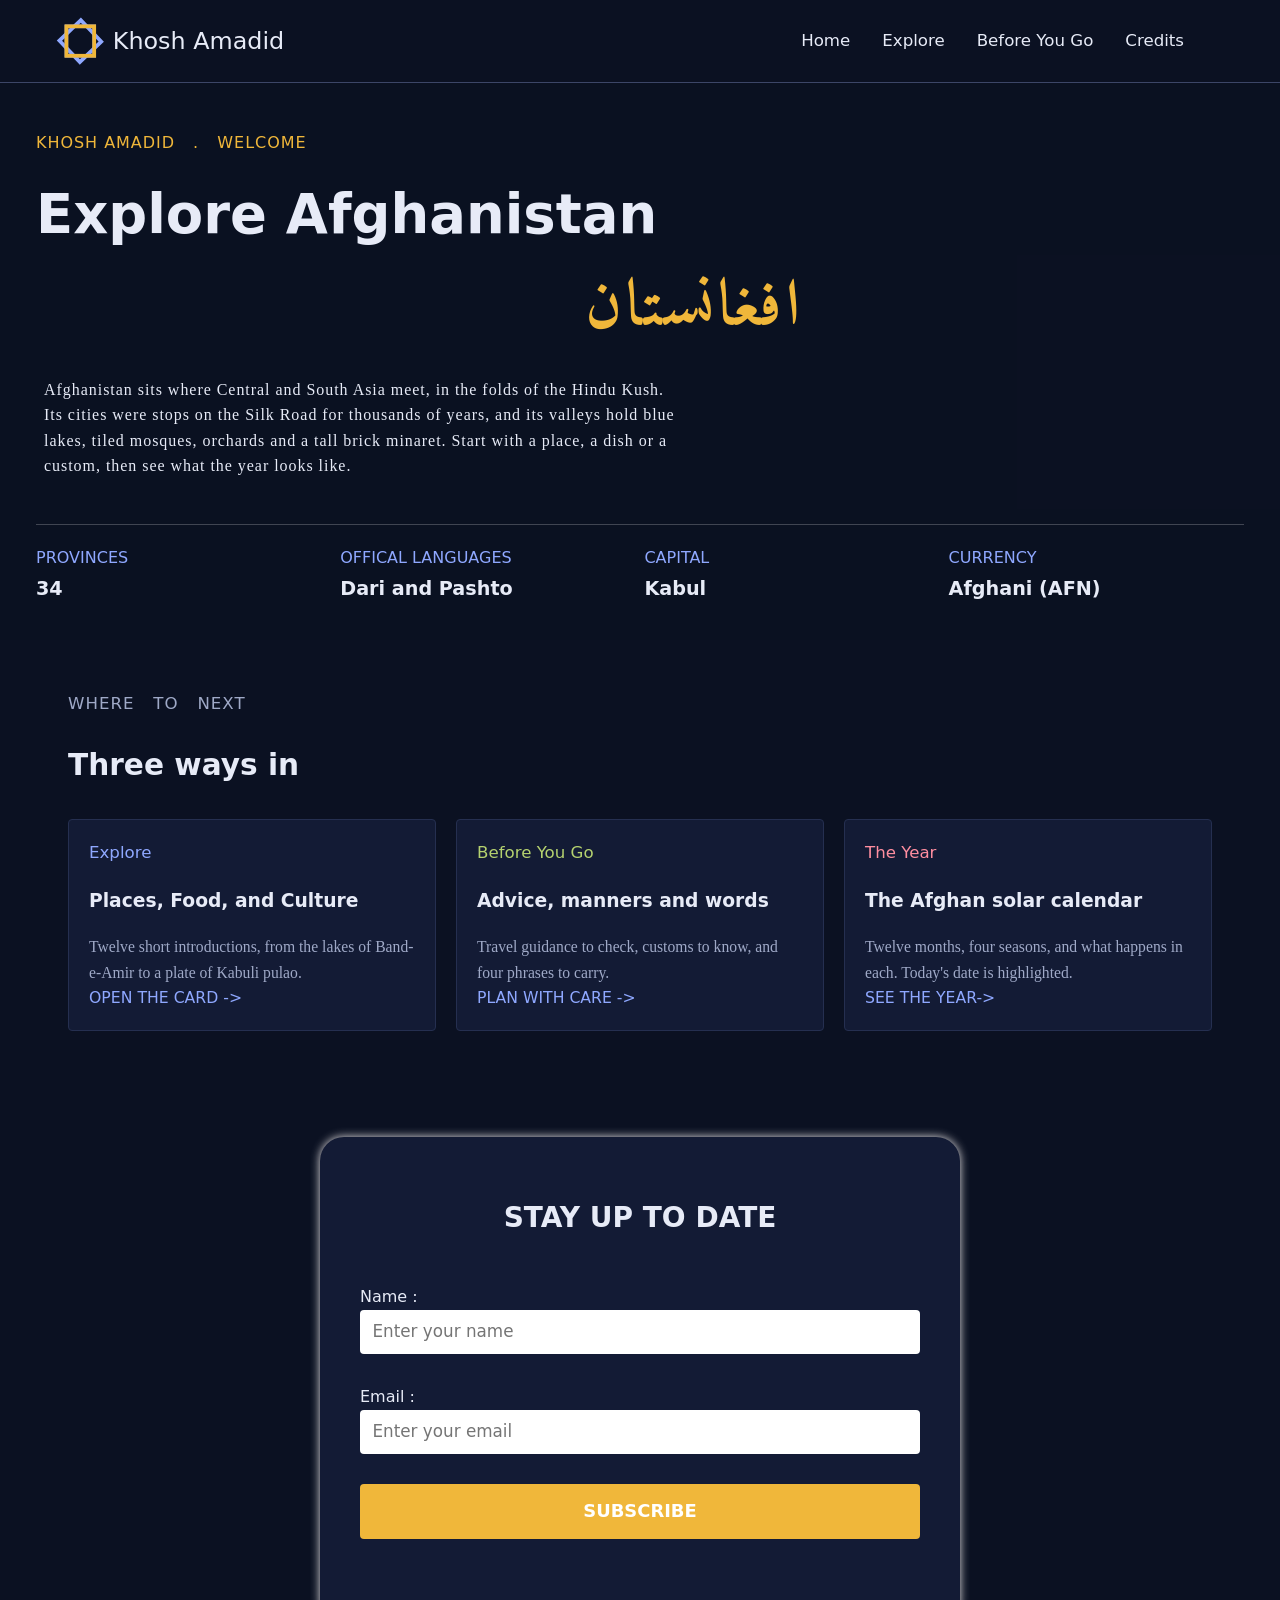
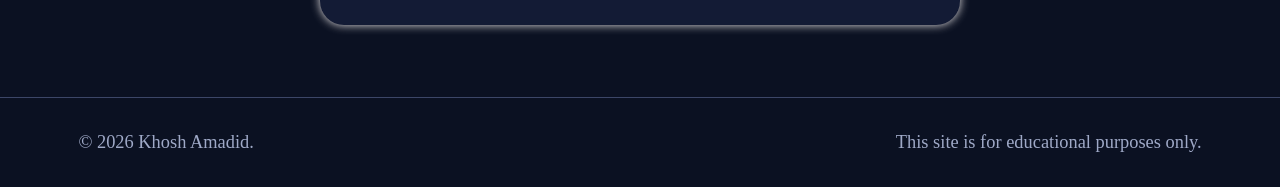
<file: index.html>
<!doctype html>
<html lang="en">
  <head>
    <meta charset="UTF-8" />
    <meta name="viewport" content="width=device-width, initial-scale=1.0" />
    <meta
      name="description"
      content="Explore Afghanistan's lakes, cities, food and traditions. Learn about Herat, Bamiyan and Kabuli pulao, the Afghan solar calendar and customs."
    />
    <title>Khosh Amadid</title>
    <!-- Icons -->
    <link rel="icon" href="favicon.ico" sizes="any"> 
    <link rel="icon" href="favicon.svg" type="image/svg+xml">
    <link rel="apple-touch-icon" href="apple-touch-icon.png"/>
    <link rel="manifest" href="site.webmanifest" />
    <!-- fonts -->
    <link rel="preconnect" href="https://fonts.googleapis.com" />
    <link rel="preconnect" href="https://fonts.gstatic.com" crossorigin />
    <!-- stylesheets -->
    <link
      rel="stylesheet"
      href="https://fonts.googleapis.com/css2?family=Amiri:wght@400;700&display=swap"
    />
    <link rel="stylesheet" href="./styles/normalize-fwd.css" />
    <link rel="stylesheet" href="./styles/home.css" />
    <link rel="stylesheet" href="./styles/common.css" />
    <!-- script files -->
    <script src="./scripts/script.js" defer></script>
  </head>
  <body>
    <a class="screen-reader-text" href="#main">Skip to content</a>
    <header>
      <a href="index.html" class="site-logo-name"
        ><img src="./images/logo-country-site.svg" alt="Logo" /> Khosh Amadid</a
      >
      <nav class="nav">
        <button
          class="menu-toggle"
          id="menu-toggle"
          aria-label="Toggle navigation menu"
        >
          <svg
            class="icon-menu"
            xmlns="http://www.w3.org/2000/svg"
            width="36"
            height="36"
            viewBox="0 0 24 24"
          >
            <path
              d="M24 6h-24v-4h24v4zm0 4h-24v4h24v-4zm0 8h-24v4h24v-4z"
            ></path>
          </svg>
          <svg
            class="icon-close"
            xmlns="http://www.w3.org/2000/svg"
            width="36"
            height="36"
            viewBox="0 0 24 24"
          >
            <path
              d="M23 3.5 20.5 1 12 9.5 3.5 1 1 3.5 9.5 12 1 20.5 3.5 23 12 14.5 20.5 23 23 20.5 14.5 12z"
            ></path>
          </svg>
        </button>
        <ul id="nav-menu" class="nav-menu">
          <li><a href="index.html">Home</a></li>
          <li><a href="explore.html">Explore</a></li>
          <li><a href="before-go.html">Before You Go</a></li>
          <li><a href="credits.html">Credits</a></li>
        </ul>
      </nav>
    </header>
    <main id="main">
      <section class="banner-section">
        <video autoplay muted loop playsinline>
          <source src="./images/banner-exact.mp4" type="video/mp4" />
        </video>
        <section class="banner-content">
          <p class="welcome-message">Khosh Amadid &nbsp; . &nbsp; Welcome</p>

          <div class="country-name-container">
            <h1>Explore Afghanistan</h1>
            <h2 class="country-name dari">افغانستان</h2>
          </div>
          <p class="country-description">
            Afghanistan sits where Central and South Asia meet, in the folds of
            the Hindu Kush. Its cities were stops on the Silk Road for thousands
            of years, and its valleys hold blue lakes, tiled mosques, orchards
            and a tall brick minaret. Start with a place, a dish or a custom,
            then see what the year looks like.
          </p>

          <ul>
            <li>
              <p class="major-info">Provinces</p>
              <p class="value">34</p>
            </li>
            <li>
              <p class="major-info">Offical Languages</p>
              <p class="value">Dari and Pashto</p>
            </li>
            <li>
              <p class="major-info">Capital</p>
              <p class="value">Kabul</p>
            </li>
            <li>
              <p class="major-info">Currency</p>
              <p class="value">Afghani (AFN)</p>
            </li>
          </ul>
        </section>
      </section>

      <section class="explore-section">
        <p class="explore-title-1">Where &nbsp; To &nbsp; Next</p>
        <h2 class="explore-title-2">Three ways in</h2>
        <section class="explore-cards">
          <a href="./explore.html" class="cards">
            <p class="cards-title card-title-purple">Explore</p>
            <h3>Places, Food, and Culture</h3>
            <p class="cards-text">
              Twelve short introductions, from the lakes of Band-e-Amir to a
              plate of Kabuli pulao.
            </p>
            <span class="cards-link">Open the card -></span>
          </a>
          <a href="./before-go.html" class="cards">
            <p class="cards-title card-title-green">Before You Go</p>
            <h3>Advice, manners and words</h3>
            <p class="cards-text">
              Travel guidance to check, customs to know, and four phrases to
              carry.
            </p>
            <span class="cards-link">Plan with care -></span>
          </a>
          <a href="./before-go.html#the-year" class="cards">
            <p class="cards-title card-title-pink">The Year</p>
            <h3>The Afghan solar calendar</h3>
            <p class="cards-text">
              Twelve months, four seasons, and what happens in each. Today's
              date is highlighted.
            </p>
            <span class="cards-link"> See the year-></span>
          </a>
        </section>
      </section>

      <section class="stay-update">
        <h2>STAY UP TO DATE</h2>
        <form action="#" method="post">
          <label for="name">Name :</label>
          <input
            type="text"
            name="name"
            id="name"
            placeholder="Enter your name"
            required
          />
          <label for="email">Email :</label>
          <input
            type="email"
            name="email"
            id="email"
            placeholder="Enter your email"
            required
          />
          <label for="subscribe">subscribe to country updates:</label>
          <input id="subscribe" type="submit" value="Subscribe" />
        </form>
      </section>
    </main>
    <footer>
      <p>&copy; 2026 Khosh Amadid.</p>
      <p>This site is for educational purposes only.</p>
    </footer>
  </body>
</html>
</file>
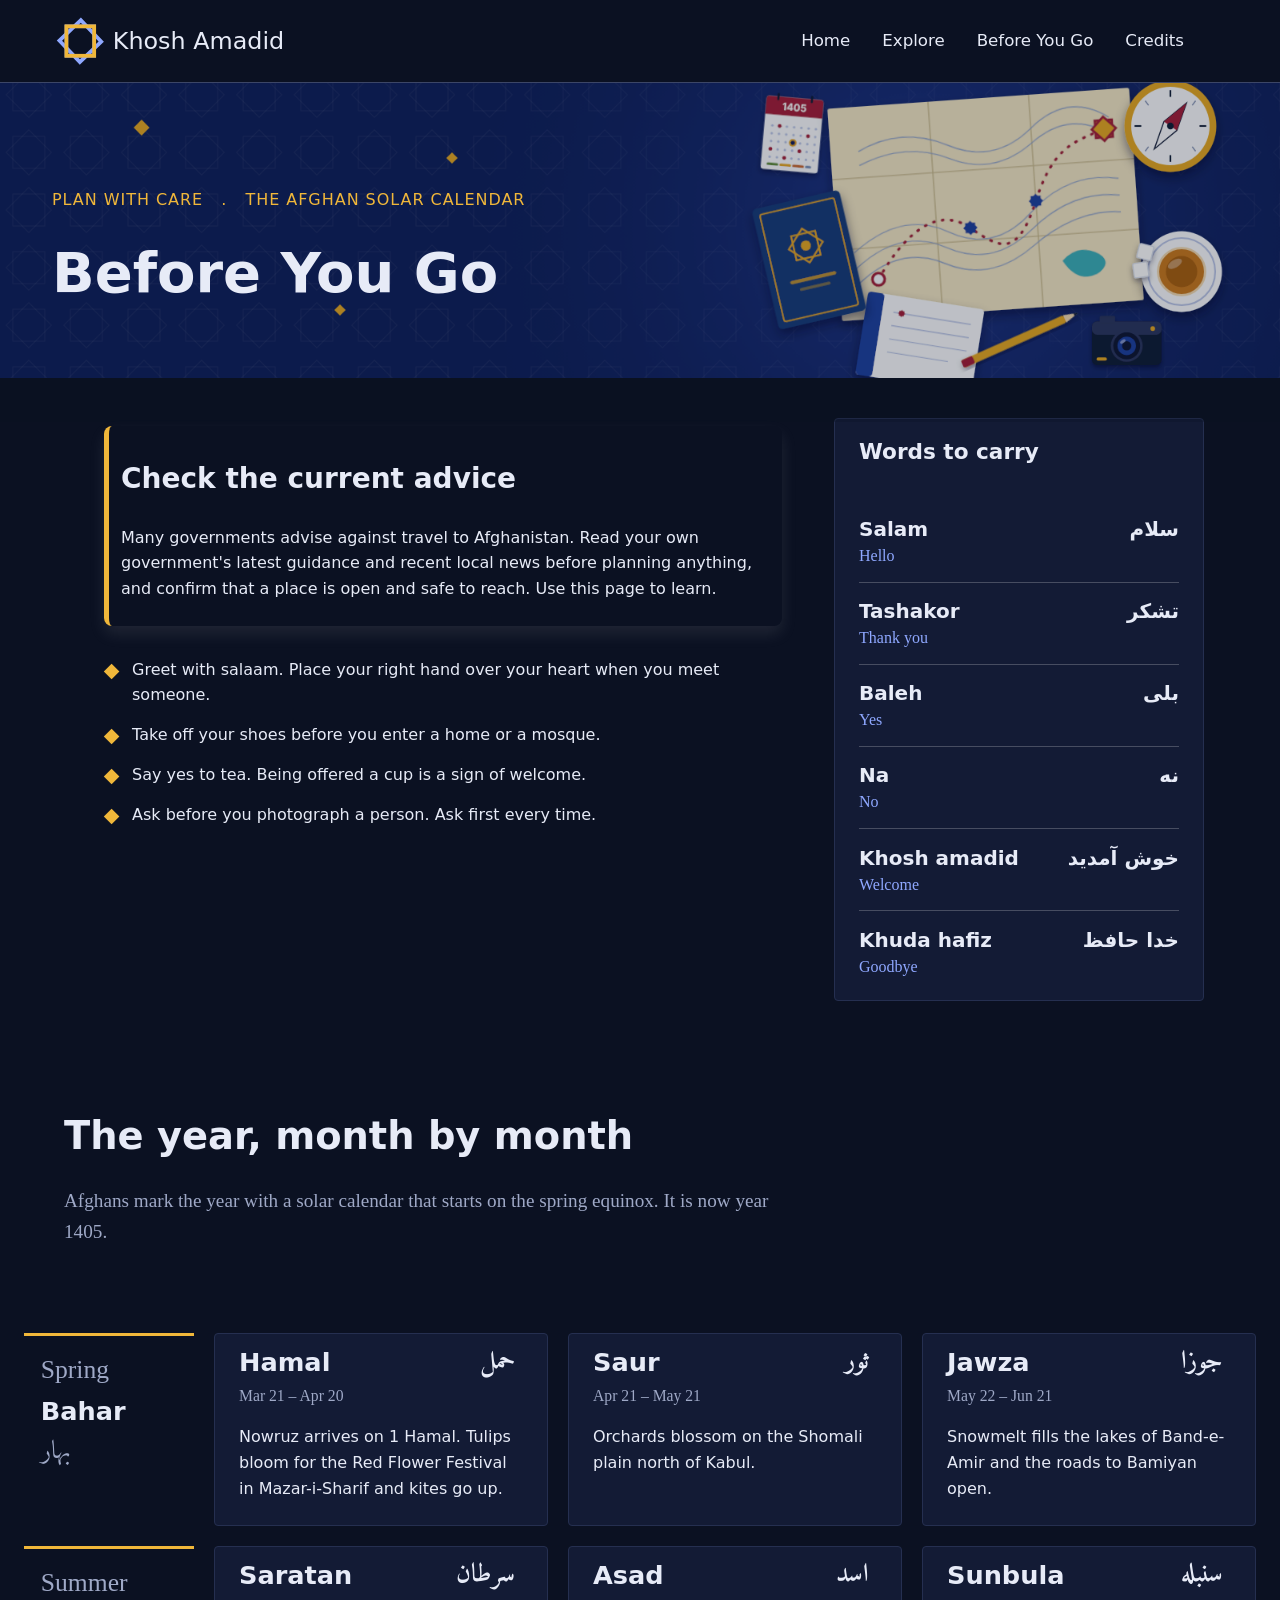
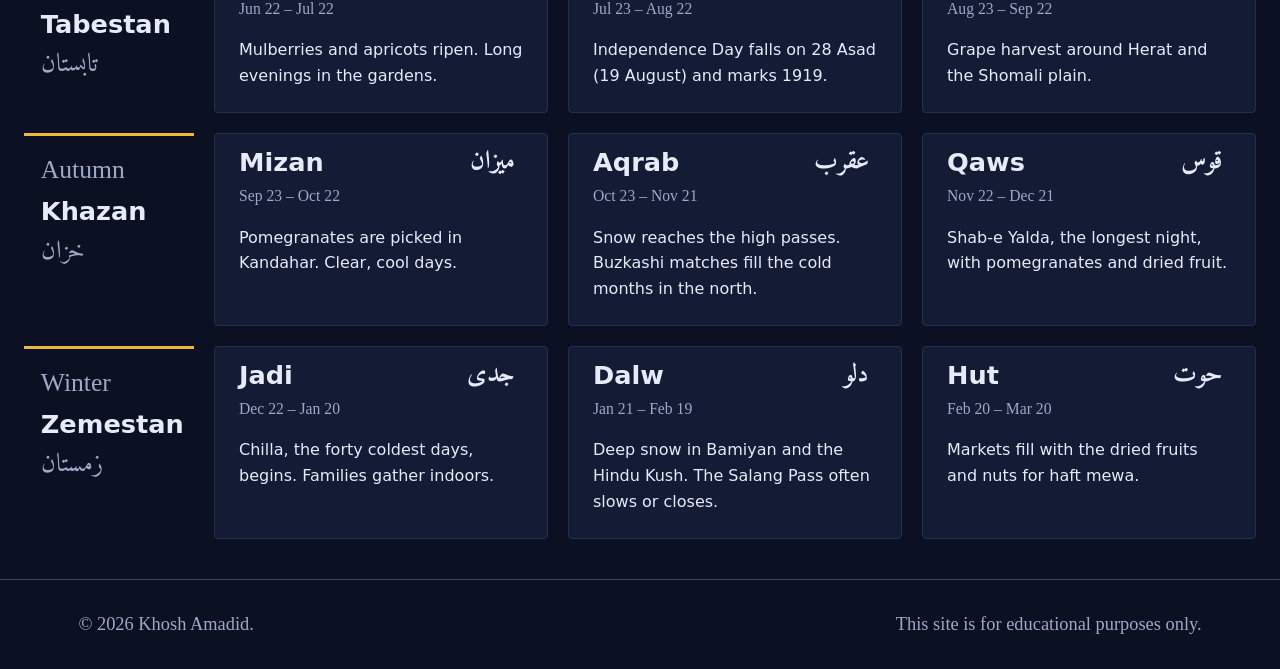
<file: before-go.html>
<!doctype html>
<html lang="en">
  <head>
    <meta charset="UTF-8" />
    <meta name="viewport" content="width=device-width, initial-scale=1.0" />
    <meta
      name="description"
      content="The Afghan year season by season, with travel advice, customs and manners, and a few Dari words to know before you go."
    />
    <title>Khosh Amadid</title>
    <!-- Icons -->
    <link rel="icon" href="favicon.ico" sizes="any"> 
    <link rel="icon" href="favicon.svg" type="image/svg+xml">
    <link rel="apple-touch-icon" href="apple-touch-icon.png"/>
    <link rel="manifest" href="site.webmanifest" />
    <!-- fonts -->
    <link rel="preconnect" href="https://fonts.googleapis.com" />
    <link rel="preconnect" href="https://fonts.gstatic.com" crossorigin />
    <!-- stylesheets -->
    <link
      rel="stylesheet"
      href="https://fonts.googleapis.com/css2?family=Amiri:wght@400;700&display=swap"
    />
    <link rel="stylesheet" href="./styles/normalize-fwd.css" />
    <link rel="stylesheet" href="./styles/common.css" />
    <link rel="stylesheet" href="./styles/before-go.css" />
    <!-- script files -->
    <script src="./scripts/script.js" defer></script>
  </head>
  <body>
    <a class="screen-reader-text" href="#main">Skip to content</a>
    <header>
      <a href="index.html" class="site-logo-name"
        ><img src="./images/logo-country-site.svg" alt="Logo" /> Khosh Amadid</a
      >
      <nav class="nav">
        <button
          class="menu-toggle"
          id="menu-toggle"
          aria-label="Toggle navigation menu"
        >
          <svg
            class="icon-menu"
            xmlns="http://www.w3.org/2000/svg"
            width="36"
            height="36"
            viewBox="0 0 24 24"
          >
            <path
              d="M24 6h-24v-4h24v4zm0 4h-24v4h24v-4zm0 8h-24v4h24v-4z"
            ></path>
          </svg>
          <svg
            class="icon-close"
            xmlns="http://www.w3.org/2000/svg"
            width="36"
            height="36"
            viewBox="0 0 24 24"
          >
            <path
              d="M23 3.5 20.5 1 12 9.5 3.5 1 1 3.5 9.5 12 1 20.5 3.5 23 12 14.5 20.5 23 23 20.5 14.5 12z"
            ></path>
          </svg>
        </button>
        <ul id="nav-menu" class="nav-menu">
          <li><a href="index.html">Home</a></li>
          <li><a href="explore.html">Explore</a></li>
          <li><a href="before-go.html">Before You Go</a></li>
          <li><a href="credits.html">Credits</a></li>
        </ul>
      </nav>
    </header>
    <main id="main">
      <div class="banner-section-before-go">
        <img
          src="./images/before-you-go-banner.png"
          alt="Before You Go Image"
        />
        <section class="banner-content">
          <p class="welcome-message">
            Plan with care &nbsp; . &nbsp; The Afghan solar calendar
          </p>
          <h1>Before You Go</h1>
        </section>
      </div>

      <!-- Advice -->

      <section class="advice">
        <div>
          <div class="advice-text">
            <h2>Check the current advice</h2>
            <p>
              Many governments advise against travel to Afghanistan. Read your
              own government's latest guidance and recent local news before
              planning anything, and confirm that a place is open and safe to
              reach. Use this page to learn.
            </p>
          </div>
          <ul>
            <li>
              Greet with salaam. Place your right hand over your heart when you
              meet someone.
            </li>
            <li>Take off your shoes before you enter a home or a mosque.</li>
            <li>Say yes to tea. Being offered a cup is a sign of welcome.</li>
            <li>Ask before you photograph a person. Ask first every time.</li>
          </ul>
        </div>
        <section class="cards">
          <h2 class="words-title">Words to carry</h2>
          <ul>
            <li class="words">
              <p>Salam <span class="word-in-english cards-text">Hello</span></p>
              <span class="fa">سلام</span>
            </li>
            <li class="words">
              <p>
                Tashakor
                <span class="word-in-english cards-text">Thank you</span>
              </p>
              <span class="fa">تشکر</span>
            </li>
            <li class="words">
              <p>Baleh <span class="word-in-english cards-text">Yes</span></p>
              <span class="fa">بلی</span>
            </li>
            <li class="words">
              <p>Na <span class="word-in-english cards-text">No</span></p>
              <span class="fa">نه</span>
            </li>
            <li class="words">
              <p>
                Khosh amadid
                <span class="word-in-english cards-text">Welcome</span>
              </p>
              <span class="fa">خوش آمدید</span>
            </li>
            <li class="words">
              <p>
                Khuda hafiz
                <span class="word-in-english cards-text">Goodbye</span>
              </p>
              <span class="fa">خدا حافظ</span>
            </li>
          </ul>
        </section>
      </section>

      <section class="explore-intro">
        <h2>The year, month by month</h2>
        <p>
          Afghans mark the year with a solar calendar that starts on the spring
          equinox. It is now year 1405.
        </p>
      </section>

      <div class="explore-cards">
        <!-- Seson 1 -->
        <section class="sesons-name">
          <h2 class="cards-text">Spring</h2>
          <h2>Bahar</h2>
          <h2 class="cards-text dari">بهار</h2>
        </section>
        <section class="cards">
          <div>
            <h2>Hamal</h2>
            <h2 class="dari-month dari">حمل</h2>
            <p class="cards-text">Mar 21 – Apr 20</p>
            <p class="cards-meta">
              Nowruz arrives on 1 Hamal. Tulips bloom for the Red Flower
              Festival in Mazar-i-Sharif and kites go up.
            </p>
          </div>
        </section>
        <section class="cards">
          <div>
            <h2>Saur</h2>
            <h2 class="dari-month dari">ثور</h2>
            <p class="cards-text">Apr 21 – May 21</p>
            <p class="cards-meta">
              Orchards blossom on the Shomali plain north of Kabul.
            </p>
          </div>
        </section>
        <section class="cards">
          <div>
            <h2>Jawza</h2>
            <h2 class="dari-month dari">جوزا</h2>
            <p class="cards-text">May 22 – Jun 21</p>
            <p class="cards-meta">
              Snowmelt fills the lakes of Band-e-Amir and the roads to Bamiyan
              open.
            </p>
          </div>
        </section>

        <!-- Seson 2 -->
        <section class="sesons-name">
          <h2 class="cards-text">Summer</h2>
          <h2>Tabestan</h2>
          <h2 class="cards-text dari">تابستان</h2>
        </section>
        <section class="cards">
          <div>
            <h2>Saratan</h2>
            <h2 class="dari-month dari">سرطان</h2>
            <p class="cards-text">Jun 22 – Jul 22</p>
            <p class="cards-meta">
              Mulberries and apricots ripen. Long evenings in the gardens.
            </p>
          </div>
        </section>
        <section class="cards">
          <div>
            <h2>Asad</h2>
            <h2 class="dari-month dari">اسد</h2>
            <p class="cards-text">Jul 23 – Aug 22</p>
            <p class="cards-meta">
              Independence Day falls on 28 Asad (19 August) and marks 1919.
            </p>
          </div>
        </section>
        <section class="cards">
          <div>
            <h2>Sunbula</h2>
            <h2 class="dari-month dari">سنبله</h2>
            <p class="cards-text">Aug 23 – Sep 22</p>
            <p class="cards-meta">
              Grape harvest around Herat and the Shomali plain.
            </p>
          </div>
        </section>

        <!-- Seson 3 -->
        <section class="sesons-name">
          <h2 class="cards-text">Autumn</h2>
          <h2>Khazan</h2>
          <h2 class="cards-text dari">خزان</h2>
        </section>
        <section class="cards">
          <div>
            <h2>Mizan</h2>
            <h2 class="dari-month dari">میزان</h2>
            <p class="cards-text">Sep 23 – Oct 22</p>
            <p class="cards-meta">
              Pomegranates are picked in Kandahar. Clear, cool days.
            </p>
          </div>
        </section>
        <section class="cards">
          <div>
            <h2>Aqrab</h2>
            <h2 class="dari-month dari">عقرب</h2>
            <p class="cards-text">Oct 23 – Nov 21</p>
            <p class="cards-meta">
              Snow reaches the high passes. Buzkashi matches fill the cold
              months in the north.
            </p>
          </div>
        </section>
        <section class="cards">
          <div>
            <h2>Qaws</h2>
            <h2 class="dari-month dari">قوس</h2>
            <p class="cards-text">Nov 22 – Dec 21</p>
            <p class="cards-meta">
              Shab-e Yalda, the longest night, with pomegranates and dried
              fruit.
            </p>
          </div>
        </section>

        <!-- Seson 4 -->
        <section class="sesons-name">
          <h2 class="cards-text">Winter</h2>
          <h2>Zemestan</h2>
          <h2 class="cards-text dari">زمستان</h2>
        </section>
        <section class="cards">
          <div>
            <h2>Jadi</h2>
            <h2 class="dari-month dari">جدی</h2>
            <p class="cards-text">Dec 22 – Jan 20</p>
            <p class="cards-meta">
              Chilla, the forty coldest days, begins. Families gather indoors.
            </p>
          </div>
        </section>
        <section class="cards">
          <div>
            <h2>Dalw</h2>
            <h2 class="dari-month dari">دلو</h2>
            <p class="cards-text">Jan 21 – Feb 19</p>
            <p class="cards-meta">
              Deep snow in Bamiyan and the Hindu Kush. The Salang Pass often
              slows or closes.
            </p>
          </div>
        </section>
        <section class="cards">
          <div>
            <h2>Hut</h2>
            <h2 class="dari-month dari">حوت</h2>
            <p class="cards-text">Feb 20 – Mar 20</p>
            <p class="cards-meta">
              Markets fill with the dried fruits and nuts for haft mewa.
            </p>
          </div>
        </section>
      </div>
    </main>
    <footer>
      <p>&copy; 2026 Khosh Amadid.</p>
      <p>This site is for educational purposes only.</p>
    </footer>
  </body>
</html>
</file>
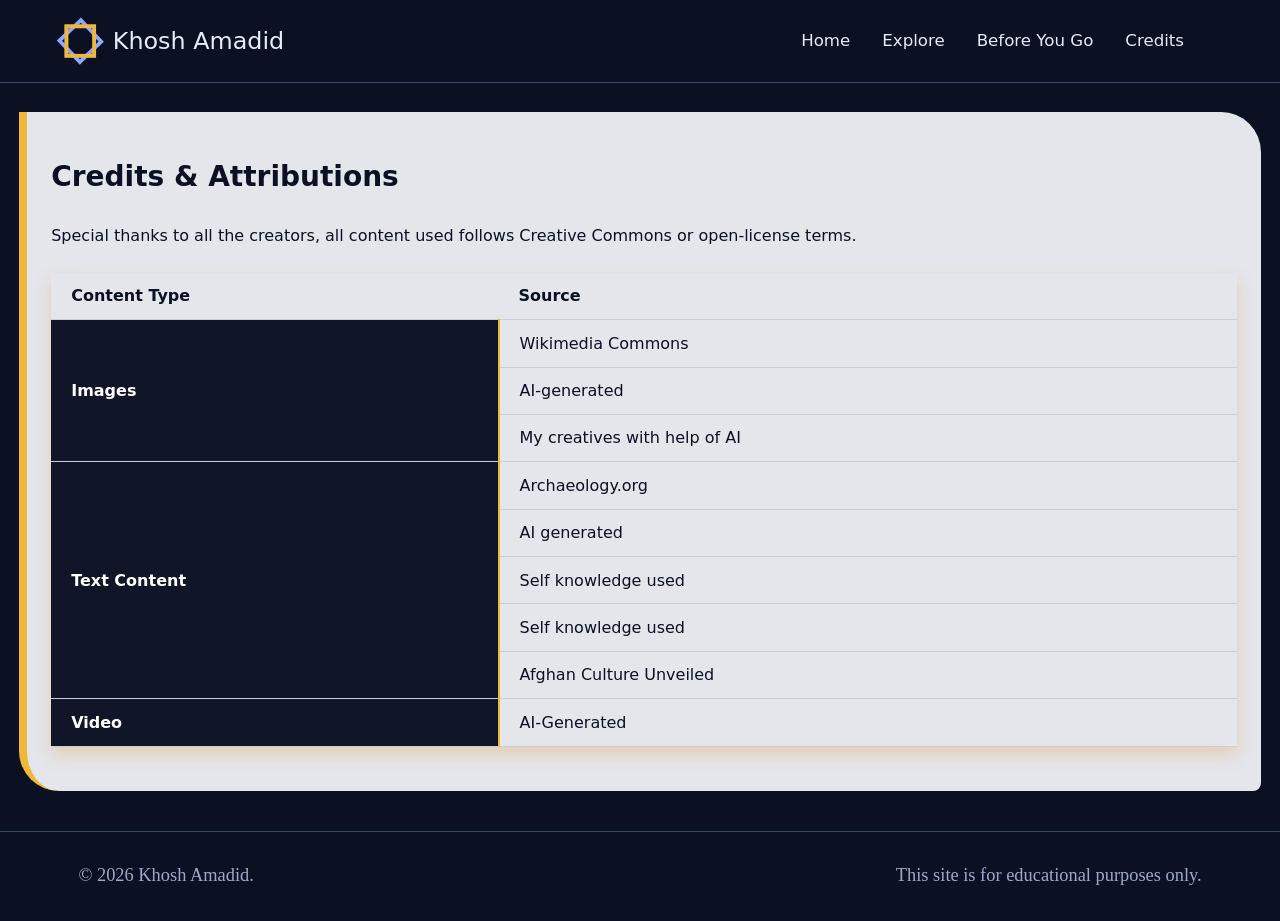
<file: credits.html>
<!doctype html>
<html lang="en">
  <head>
    <meta charset="UTF-8" />
    <meta name="viewport" content="width=device-width, initial-scale=1.0" />
    <meta name="robots" content="noindex, follow" />
    <title>Khosh Amadid</title>
   <!-- Icons -->
    <link rel="icon" href="favicon.ico" sizes="any"> 
    <link rel="icon" href="favicon.svg" type="image/svg+xml">
    <link rel="apple-touch-icon" href="apple-touch-icon.png"/>
    <link rel="manifest" href="site.webmanifest" />
    <!-- stylesheets -->
    <link rel="stylesheet" href="./styles/normalize-fwd.css" />
    <link rel="stylesheet" href="./styles/credits.css" />
    <link rel="stylesheet" href="./styles/common.css" />
    <!-- script files -->
    <script src="./scripts/script.js" defer></script>
  </head>
  <body>
    <a class="screen-reader-text" href="#main">Skip to content</a>
    <header>
      <a href="index.html" class="site-logo-name"
        ><img src="./images/logo-country-site.svg" alt="Logo" /> Khosh Amadid</a
      >
      <nav class="nav">
        <button
          class="menu-toggle"
          id="menu-toggle"
          aria-label="Toggle navigation menu"
        >
          <svg
            class="icon-menu"
            xmlns="http://www.w3.org/2000/svg"
            width="36"
            height="36"
            viewBox="0 0 24 24"
          >
            <path
              d="M24 6h-24v-4h24v4zm0 4h-24v4h24v-4zm0 8h-24v4h24v-4z"
            ></path>
          </svg>
          <svg
            class="icon-close"
            xmlns="http://www.w3.org/2000/svg"
            width="36"
            height="36"
            viewBox="0 0 24 24"
          >
            <path
              d="M23 3.5 20.5 1 12 9.5 3.5 1 1 3.5 9.5 12 1 20.5 3.5 23 12 14.5 20.5 23 23 20.5 14.5 12z"
            ></path>
          </svg>
        </button>
        <ul id="nav-menu" class="nav-menu">
          <li><a href="index.html">Home</a></li>
          <li><a href="explore.html">Explore</a></li>
          <li><a href="before-go.html">Before You Go</a></li>
          <li><a href="credits.html">Credits</a></li>
        </ul>
      </nav>
    </header>
    <main id="main">
      <section>
        <h2 class="explore-title-2">Credits & Attributions</h2>
        <p class="explore-title-1">
          Special thanks to all the creators, all content used follows Creative
          Commons or open-license terms.
        </p>

        <table class="credits">
          <thead>
            <tr>
              <th>Content Type</th>
              <th>Source</th>
            </tr>
          </thead>
          <tbody>
            <tr>
              <td class="type" rowspan="3">Images</td>
              <td>
                <a
                  href="https://commons.wikimedia.org/wiki/File:Herat_Masjidi_Jami_courtyard.jpg"
                  target="_blank"
                  rel="noopener noreferrer"
                  >Wikimedia Commons</a
                >
              </td>
            </tr>
            <tr>
              <td>AI-generated</td>
            </tr>
            <tr>
              <td>My creatives with help of AI</td>
            </tr>
            <tr>
              <td class="type" rowspan="5">Text Content</td>
              <td>
                <a
                  href="https://archive.archaeology.org/0901/topten/oldest_oil_paintings.html"
                  target="_blank"
                  rel="noopener noreferrer"
                  >Archaeology.org</a
                >
              </td>
            </tr>
            <tr>
              <td>AI generated</td>
            </tr>
            <tr>
              <td>Self knowledge used</td>
            </tr>
            <tr>
              <td>Self knowledge used</td>
            </tr>
            <tr>
              <td>
                <a
                  href="https://afghancultureunveiled.com/humaira-ghilzai/afghancooking/2013/10/tea-and-hospitality-in-afghanistan.html"
                  target="_blank"
                  rel="noopener noreferrer"
                  >Afghan Culture Unveiled</a
                >
              </td>
            </tr>
            <tr>
              <td class="type">Video</td>
              <td>AI-Generated</td>
            </tr>
          </tbody>
        </table>
      </section>
    </main>
    <footer>
      <p>&copy; 2026 Khosh Amadid.</p>
      <p>This site is for educational purposes only.</p>
    </footer>
  </body>
</html>
</file>
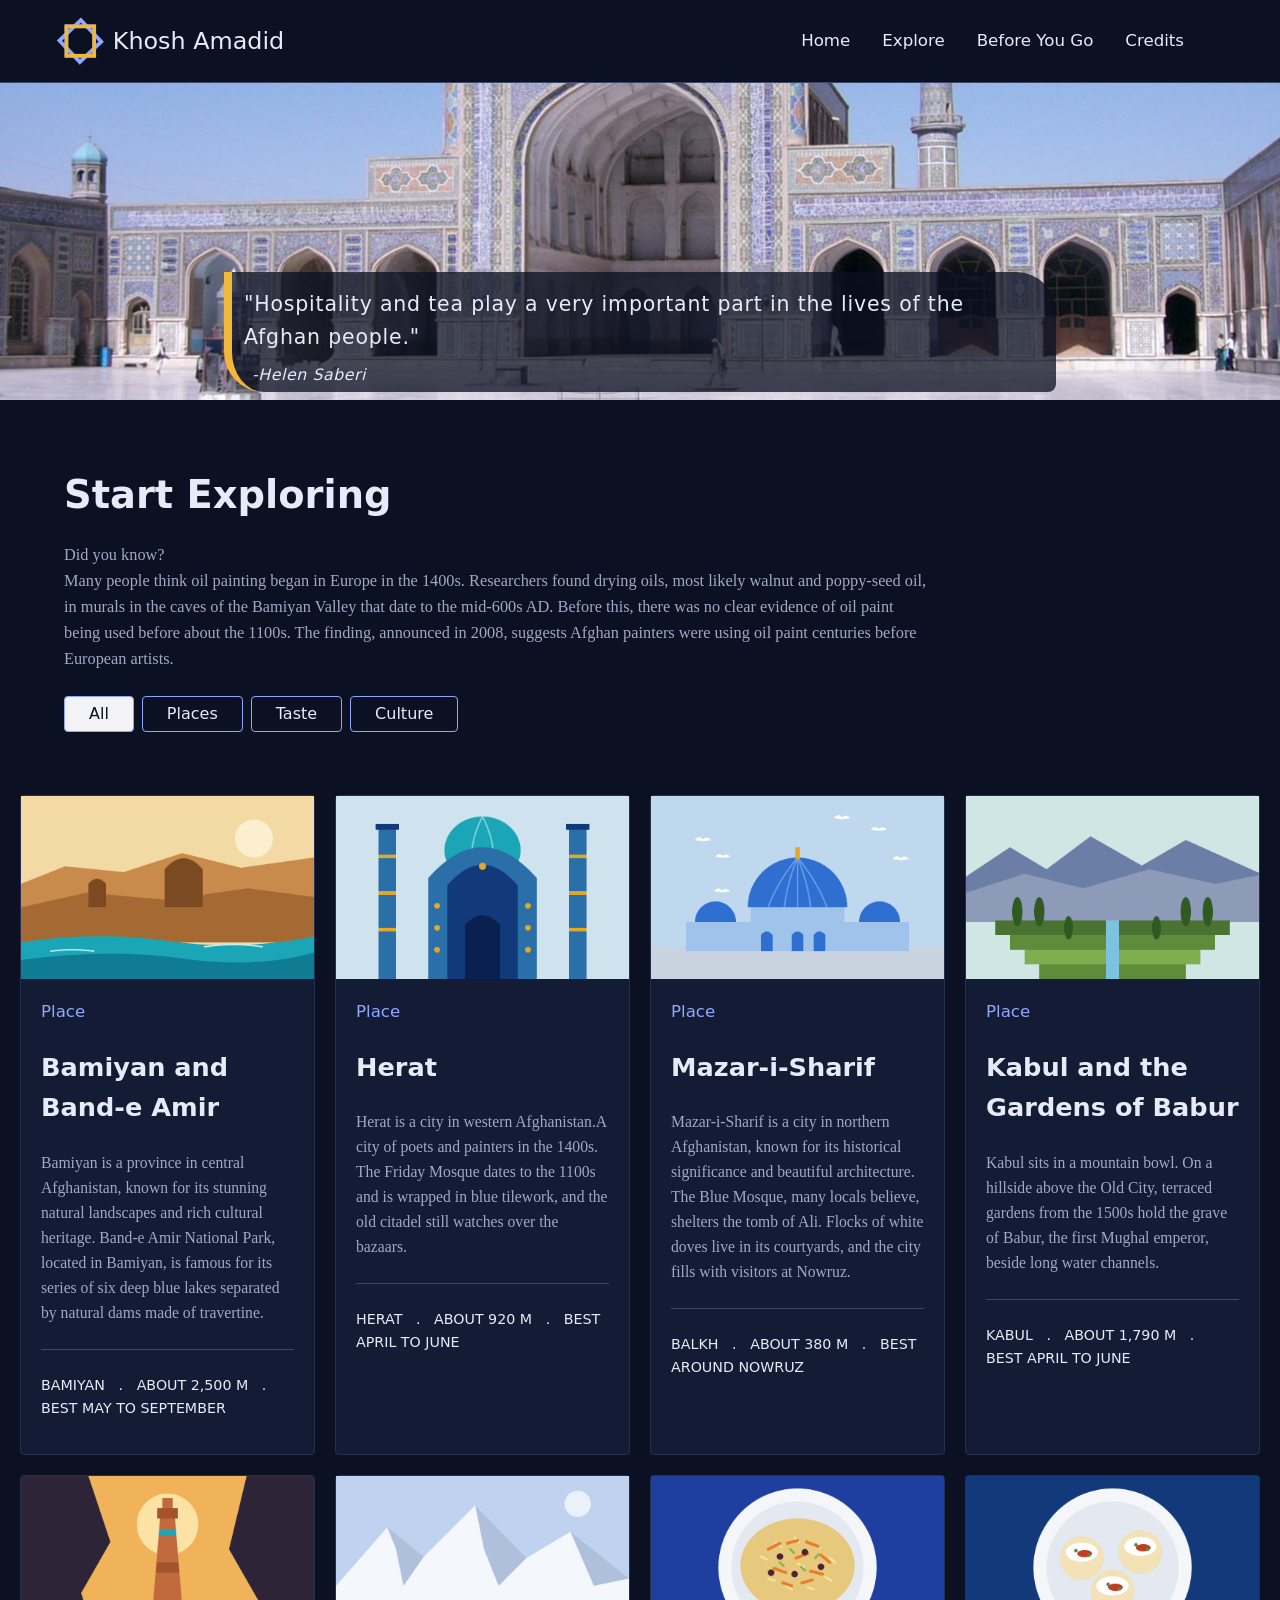
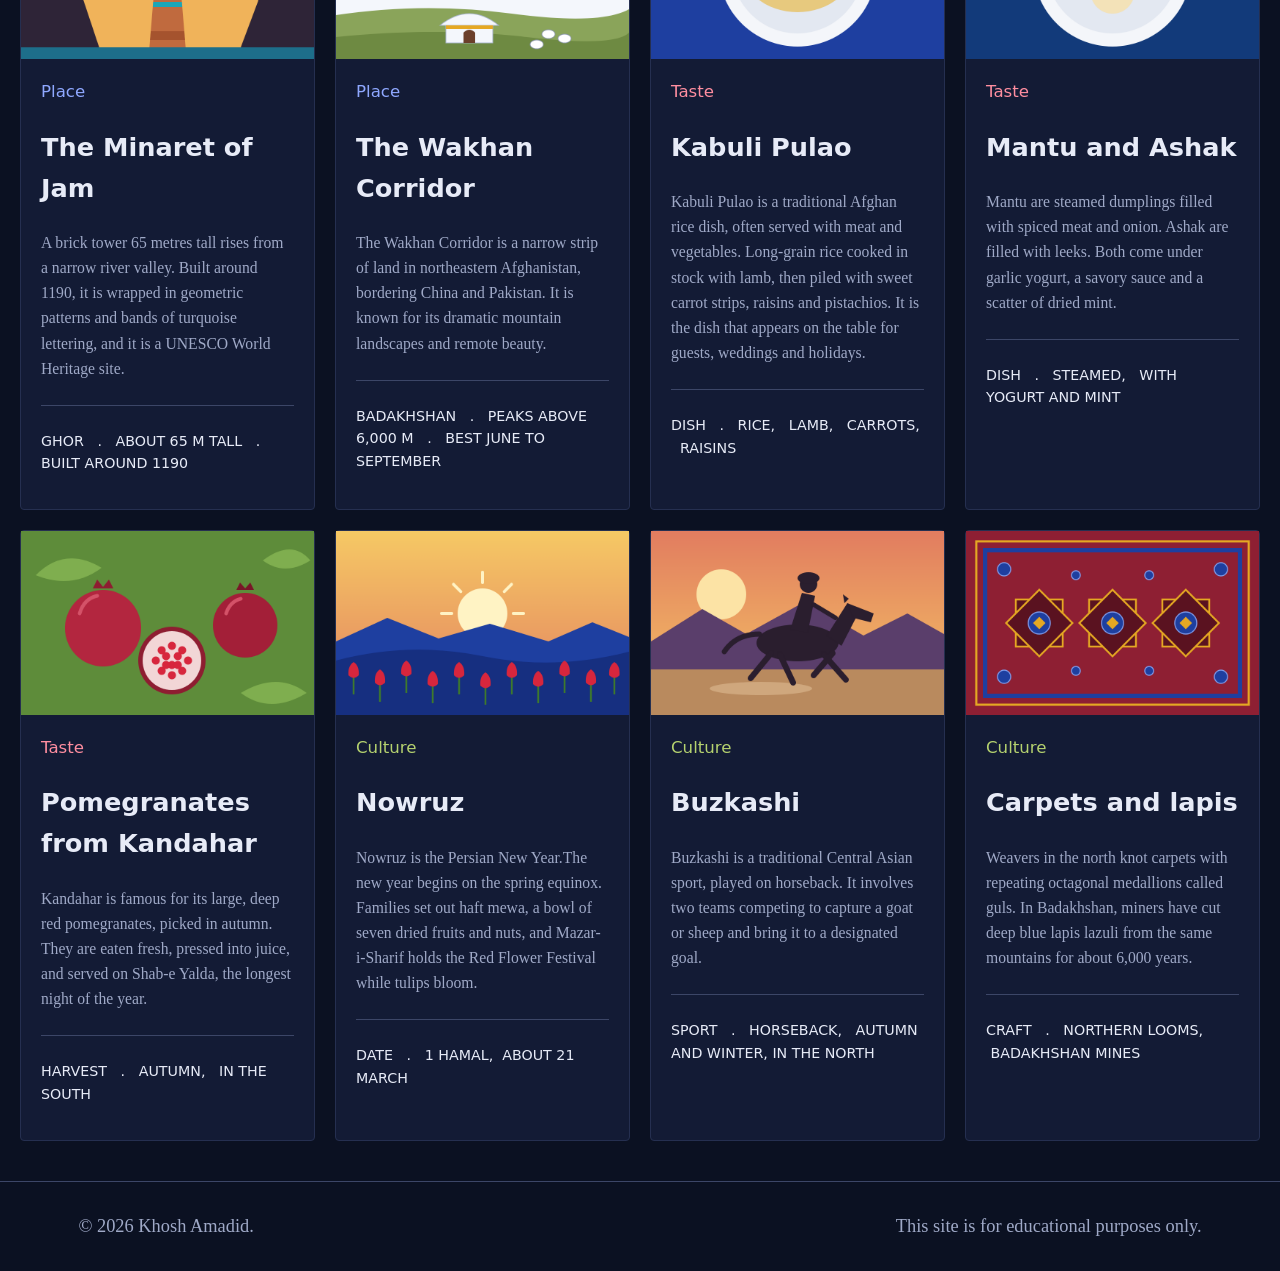
<file: explore.html>
<!doctype html>
<html lang="en">
  <head>
    <meta charset="UTF-8" />
    <meta name="viewport" content="width=device-width, initial-scale=1.0" />
    <meta
      name="description"
      content="Twelve short introductions to Afghanistan: Band-e Amir, the Minaret of Jam, Herat, Kabuli pulao, Nowruz, buzkashi and more."
    />
    <title>Khosh Amadid</title>
 <!-- Icons -->
    <link rel="icon" href="favicon.ico" sizes="any"> 
    <link rel="icon" href="favicon.svg" type="image/svg+xml">
    <link rel="apple-touch-icon" href="apple-touch-icon.png"/>
    <link rel="manifest" href="site.webmanifest" />
    <!-- stylesheets -->
    <link rel="stylesheet" href="./styles/normalize-fwd.css" />
    <link rel="stylesheet" href="./styles/common.css" />
    <link rel="stylesheet" href="./styles/explore.css" />
    <!-- script files -->
    <script src="./scripts/script.js" defer></script>
  </head>
  <body>
    <a class="screen-reader-text" href="#main">Skip to content</a>
    <header>
      <a href="index.html" class="site-logo-name"
        ><img src="./images/logo-country-site.svg" alt="Logo" /> Khosh Amadid</a
      >
      <nav class="nav">
        <button
          class="menu-toggle"
          id="menu-toggle"
          aria-label="Toggle navigation menu"
        >
          <svg
            class="icon-menu"
            xmlns="http://www.w3.org/2000/svg"
            width="36"
            height="36"
            viewBox="0 0 24 24"
          >
            <path
              d="M24 6h-24v-4h24v4zm0 4h-24v4h24v-4zm0 8h-24v4h24v-4z"
            ></path>
          </svg>
          <svg
            class="icon-close"
            xmlns="http://www.w3.org/2000/svg"
            width="36"
            height="36"
            viewBox="0 0 24 24"
          >
            <path
              d="M23 3.5 20.5 1 12 9.5 3.5 1 1 3.5 9.5 12 1 20.5 3.5 23 12 14.5 20.5 23 23 20.5 14.5 12z"
            ></path>
          </svg>
        </button>
        <ul id="nav-menu" class="nav-menu">
          <li><a href="index.html">Home</a></li>
          <li><a href="explore.html">Explore</a></li>
          <li><a href="before-go.html">Before You Go</a></li>
          <li><a href="credits.html">Credits</a></li>
        </ul>
      </nav>
    </header>
    <main id="main">
      <div class="banner-section-explore">
        <img
          src="./images/Herat_Masjidi_Jami_courtyard.jpg"
          alt="Herat Masjidi Jami Courtyard"
        />
        <blockquote
          class="quote"
        >
          <p>
            "Hospitality and tea play a very important part in the lives of the
            Afghan people."
          </p>
          <cite>-Helen Saberi</cite>
        </blockquote>
      </div>

      <section class="explore-intro">
        <h2>Start Exploring</h2>
        <p>
          Did you know? </br>
              Many people think oil painting began in Europe in the 1400s. Researchers found drying oils, most likely walnut and poppy-seed oil, in murals in the caves of the Bamiyan Valley that date to the mid-600s AD. Before this, there was no clear evidence of oil paint being used before about the 1100s. The finding, announced in 2008, suggests Afghan painters were using oil paint centuries before European artists.
        </p>
        <ul class="filter-list">
          <li><button class="filter-btn active" data-filter="all">All</button></li>
          <li>
            <button class="filter-btn" data-filter="places">Places</button>
          </li>
          <li><button class="filter-btn" data-filter="tastes">Taste</button></li>
          <li>
            <button class="filter-btn" data-filter="culture">Culture</button>
          </li>
        </ul>
      </section>

      <div class="explore-cards">
        <section class="cards" data-category="places">
          <img
            src="./images/bamiyan-and-band-e-amir.png"
            alt="Band-e Amir National Park"
          />
          <div>
            <p class="cards-title card-title-purple">Place</p>
            <h2>Bamiyan and Band-e Amir</h2>
            <p class="cards-text">
              Bamiyan is a province in central Afghanistan, known for its
              stunning natural landscapes and rich cultural heritage. Band-e
              Amir National Park, located in Bamiyan, is famous for its series
              of six deep blue lakes separated by natural dams made of
              travertine.
            </p>
            <p class="cards-meta">
              Bamiyan &nbsp; . &nbsp; About 2,500 M &nbsp; . &nbsp; Best May to
              September
            </p>
          </div>
        </section>

        <section class="cards" data-category="places">
          <img src="./images/herat.png" alt="Herat" />
          <div>
            <p class="cards-title card-title-purple">Place</p>
            <h2>Herat</h2>
            <p class="cards-text">
              Herat is a city in western Afghanistan.A city of poets and
              painters in the 1400s. The Friday Mosque dates to the 1100s and is
              wrapped in blue tilework, and the old citadel still watches over
              the bazaars.
            </p>
            <p class="cards-meta">
              Herat &nbsp; . &nbsp; About 920 M &nbsp; . &nbsp; Best April to
              June
            </p>
          </div>
        </section>

        <section class="cards" data-category="places">
          <img src="./images/mazar-i-sharif.png" alt="Mazar-i-Sharif" />
          <div>
            <p class="cards-title card-title-purple">Place</p>
            <h2>Mazar-i-Sharif</h2>
            <p class="cards-text">
              Mazar-i-Sharif is a city in northern Afghanistan, known for its
              historical significance and beautiful architecture. The Blue
              Mosque, many locals believe, shelters the tomb of Ali. Flocks of
              white doves live in its courtyards, and the city fills with
              visitors at Nowruz.
            </p>
            <p class="cards-meta">
              Balkh &nbsp; . &nbsp; about 380 M &nbsp; . &nbsp; best around
              Nowruz
            </p>
          </div>
        </section>

        <section class="cards" data-category="places">
          <img
            src="./images/kabul-and-the-gardens-of-babur.png"
            alt="Babur's Gardens"
          />
          <div>
            <p class="cards-title card-title-purple">Place</p>
            <h2>Kabul and the Gardens of Babur</h2>
            <p class="cards-text">
              Kabul sits in a mountain bowl. On a hillside above the Old City,
              terraced gardens from the 1500s hold the grave of Babur, the first
              Mughal emperor, beside long water channels.
            </p>
            <p class="cards-meta">
              Kabul &nbsp; . &nbsp; About 1,790 M &nbsp; . &nbsp; Best April to
              June
            </p>
          </div>
        </section>

        <section class="cards" data-category="places">
          <img src="./images/the-minaret-of-jam.png" alt="The Minaret of Jam" />
          <div>
            <p class="cards-title card-title-purple">Place</p>
            <h2>The Minaret of Jam</h2>
            <p class="cards-text">
              A brick tower 65 metres tall rises from a narrow river valley.
              Built around 1190, it is wrapped in geometric patterns and bands
              of turquoise lettering, and it is a UNESCO World Heritage site.
            </p>
            <p class="cards-meta">
              Ghor &nbsp; . &nbsp; About 65 M Tall &nbsp; . &nbsp; Built around
              1190
            </p>
          </div>
        </section>

        <section class="cards" data-category="places">
          <img
            src="./images/the-wakhan-corridor.png"
            alt="The Wakhan Corridor"
          />
          <div>
            <p class="cards-title card-title-purple">Place</p>
            <h2>The Wakhan Corridor</h2>
            <p class="cards-text">
              The Wakhan Corridor is a narrow strip of land in northeastern
              Afghanistan, bordering China and Pakistan. It is known for its
              dramatic mountain landscapes and remote beauty.
            </p>
            <p class="cards-meta">
              Badakhshan &nbsp; . &nbsp; peaks above 6,000 m &nbsp; . &nbsp;
              best June to September
            </p>
          </div>
        </section>

        <section class="cards" data-category="tastes">
          <img src="./images/kabuli-pulao.png" alt="Kabuli Pulao" />
          <div>
            <p class="cards-title card-title-pink">Taste</p>
            <h2>Kabuli Pulao</h2>
            <p class="cards-text">
              Kabuli Pulao is a traditional Afghan rice dish, often served with
              meat and vegetables. Long-grain rice cooked in stock with lamb,
              then piled with sweet carrot strips, raisins and pistachios. It is
              the dish that appears on the table for guests, weddings and
              holidays.
            </p>
            <p class="cards-meta">
              Dish &nbsp; . &nbsp; Rice, &nbsp; Lamb, &nbsp; Carrots, &nbsp;
              Raisins
            </p>
          </div>
        </section>

        <section class="cards" data-category="tastes">
          <img src="./images/mantu-and-ashak.png" alt="Mantu and Ashak" />
          <div>
            <p class="cards-title card-title-pink">Taste</p>
            <h2>Mantu and Ashak</h2>
            <p class="cards-text">
              Mantu are steamed dumplings filled with spiced meat and onion.
              Ashak are filled with leeks. Both come under garlic yogurt, a
              savory sauce and a scatter of dried mint.
            </p>
            <p class="cards-meta">
              Dish &nbsp; . &nbsp; Steamed, &nbsp; with yogurt and mint
            </p>
          </div>
        </section>

        <section class="cards" data-category="tastes">
          <img
            src="./images/pomegranates-from-kandahar.png"
            alt="Pomegranates from Kandahar"
          />
          <div>
            <p class="cards-title card-title-pink">Taste</p>
            <h2>Pomegranates from Kandahar</h2>
            <p class="cards-text">
              Kandahar is famous for its large, deep red pomegranates, picked in
              autumn. They are eaten fresh, pressed into juice, and served on
              Shab-e Yalda, the longest night of the year.
            </p>
            <p class="cards-meta">
              Harvest &nbsp; . &nbsp; autumn, &nbsp; in the south
            </p>
          </div>
        </section>

        <section class="cards" data-category="culture">
          <img src="./images/nowruz.png" alt="Nowruz" />
          <div>
            <p class="cards-title card-title-green">Culture</p>
            <h2>Nowruz</h2>
            <p class="cards-text">
              Nowruz is the Persian New Year.The new year begins on the spring
              equinox. Families set out haft mewa, a bowl of seven dried fruits
              and nuts, and Mazar-i-Sharif holds the Red Flower Festival while
              tulips bloom.
            </p>
            <p class="cards-meta">
              Date &nbsp; . &nbsp; 1 Hamal,&nbsp; About 21 March
            </p>
          </div>
        </section>

        <section class="cards" data-category="culture">
          <img src="./images/buzkashi.png" alt="Buzkashi" />
          <div>
            <p class="cards-title card-title-green">Culture</p>
            <h2>Buzkashi</h2>
            <p class="cards-text">
              Buzkashi is a traditional Central Asian sport, played on
              horseback. It involves two teams competing to capture a goat or
              sheep and bring it to a designated goal.
            </p>
            <p class="cards-meta">
              Sport &nbsp; . &nbsp; Horseback, &nbsp; autumn and winter, in the
              north
            </p>
          </div>
        </section>

        <section class="cards" data-category="culture">
          <img
            src="./images/carpets-and-lapis.png"
            alt="Carpets and Lapis Lazuli"
          />
          <div>
            <p class="cards-title card-title-green">Culture</p>
            <h2>Carpets and lapis</h2>
            <p class="cards-text">
              Weavers in the north knot carpets with repeating octagonal
              medallions called guls. In Badakhshan, miners have cut deep blue
              lapis lazuli from the same mountains for about 6,000 years.
            </p>
            <p class="cards-meta">
              Craft &nbsp; . &nbsp; northern looms, &nbsp;Badakhshan mines
            </p>
          </div>
        </section>
      </div>
    </main>
    <footer>
      <p>&copy; 2026 Khosh Amadid.</p>
      <p>This site is for educational purposes only.</p>
    </footer>
  </body>
</html>
</file>
<file: styles/home.css>
/* Main
--------------------------------------------- */
/* Bannar Part */
.banner-section {
  position: relative;
  width: 100%;
  overflow: hidden;
}

.banner-section .banner-content {
  height: clamp(65rem, 30vw, 30rem);
}

.banner-section video {
  display: block;
  width: 100%;
  height: clamp(65rem, 30vw, 30rem);
  object-fit: cover;
  object-position: 75% center;
}

.banner-content h1 {
  font-size: clamp(2.3rem, 3.5vw, 3.4rem);
  margin: 0;
}

@media (min-width: 24.0625em) {
  .banner-section .banner-content {
    height: 53rem; 
  }

  .banner-section video {
    height: 53rem;
  }
}

@media (min-width: 48.185em) {
  .banner-section .banner-content {
    height: 40rem;
    padding: 4.5rem 2.25rem;
  }

  .banner-section video {
    height: 40rem;
  }

  .banner-content h1 {
    font-size: clamp(2.3rem, 5vw, 3.4rem);
    font-weight: 700;
  }
}
.country-name-container {
  width:clamp(20rem, 60vw, 60rem);
  display: flex;
  flex-direction: column;
  margin:0;
  padding: 0;
}

.country-name {
  font-size: clamp(3.03rem, 5vw, 4.04rem);
  padding: 0;
  margin: 0;
  color: #f0b73a;
  letter-spacing: 0.06em;
  text-transform: uppercase;
  align-self: flex-end;
}


.country-description {
  font-size: clamp(1rem, 1.25vw, 1.45rem);
  letter-spacing: 0.06em;
  padding: 0 0 1.5rem 0.5rem;
  max-width: 40rem;
  font-family: "Source Serif 4", Georgia, "Times New Roman", serif;
}

.banner-section ul {
  list-style: none;
  padding: 0;
  margin: 1.3rem 0;
  display: flex;
  flex-wrap: wrap;
  gap: 0.55rem;
  position: relative;
  padding-top: 1.25rem;
  border-top: 1.2px solid rgba(255, 255, 255, 0.22);
}

.banner-section li {
  flex: 1 1 10.5rem;
}

p.major-info {
  font-size: clamp(1rem, 1vw, 1.3rem);
  color: #8fa8ff;
  margin: 0;
  text-transform: uppercase;
}

p.value {
  font-size: clamp(1.15rem, 1.5vw, 1.95rem);
  font-weight: 600;
  margin-top: 4px;
}
/*--------------------------------------------- */
/* Explore Part */

.explore-section {
  padding: 2.14rem 1.25rem;
}
@media (min-width: 50em) {
  .explore-section {
    padding-left: 4.25rem;
    padding-right: 4.25rem;
  }

  .explore-title-1 {
    color: #9fa9c7;
    text-transform: uppercase;
    font-size: clamp(1rem, 1.3vw, 1.3rem);
    letter-spacing: 0.06em;
  }

  .explore-title-2 {
    font-size: clamp(1.85rem, 2vw, 2.95rem);
  }
}
a.cards {
  padding: 1.25rem;
}
.cards-link {
  color: #8fa8ff;
  margin-top: auto;
  font-size: clamp(0.98rem, 1vw, 1.25rem);
  text-transform: uppercase;
}

/*--------------------------------------------- */
/* Contact Part */

.stay-update {
  display: flex;
  flex-direction: column;
  align-items: center;
  background-color: #131b35;
  border-radius: 1.5rem;
  padding: 2.25rem 0.25rem;
  width: 85%;
  margin: 4.5rem auto;
  box-shadow: 0 0 10px rgba(248, 244, 244, 0.922);
}

@media (min-width: 56em) {
  .stay-update {
    padding: 2.25rem 1.25rem;
    width: 50%;
  }
}
.stay-update form {
  display: flex;
  flex-direction: column;
  width: 100%;
  padding: 1.25rem;
}

.stay-update input {
  padding: 0.78rem;
  border: none;
  outline: none;
  border-radius: 0.25rem;
  margin-bottom: 1.89rem;
  font-size: clamp(1.05rem, 1vw, 1.25rem);
}

.stay-update label[for="subscribe"] {
  display: none;
}

.stay-update input[type="submit"] {
  padding: 1.05rem;
  border: none;
  border-radius: 0.25rem;
  font-size: clamp(0.98rem, 1.4vw, 1.25rem);
  background-color: #f0b73a;
  color: #ffffff;
  font-weight: 600;
  text-transform: uppercase;
  cursor: pointer;
}

.stay-update input[type="submit"]:hover {
  color: #f0b73a;
  background-color: #ffffff92;
}
</file>
<file: styles/common.css>
body {
  margin: 0;
  padding: 0;
  font-family: "Reem Kufi", "Segoe UI", system-ui, sans-serif;
  background-color: #0b1122;
  color: #e7ebf7;
  line-height: 1.6;
}
h1,
h2,
h3,
h4,
h5,
h6 {
  font-family: "Reem Kufi", "Segoe UI", system-ui, sans-serif;
}

h1 {
  font-size: 3.5rem;
  margin: 0 0 0.5em;
}

h2 {
  font-size: 1.75rem;
}
/* Links
--------------------------------------------- */
a {
  font-family: "Reem Kufi", "Segoe UI", system-ui, sans-serif;
  text-decoration: none;
  color: #e7ebf7;
}

a:visited {
  color: #e7ebf7b0;
}

a:hover,
a:focus,
a:active {
  color: #8fa8ff;
}
/* Navbar and Logo*/

header {
  display: flex;
  align-items: center;
  justify-content: space-between;
  background-color: #0b1122;
  border-bottom: 1px solid #3c4667;
  position: fixed;
  width: 100%;
  top: 0;
  z-index: 1000;
  padding: 1rem 0.6rem;
  height: 5rem;
}
a.site-logo-name {
  font-size: 1.25rem;
  display: flex;
  align-items: center;
  white-space: nowrap;
  background-color: #0b1122;
}

a.site-logo-name img {
  min-width: 2.6rem;
  min-height: 2.6rem;
  margin-right: 0.55rem;
}

nav ul {
  display: none;
}

nav button {
  padding: 0.25rem 0.5rem;
  border: none;
  background-color: #0b1122;
  cursor: pointer;
}

nav button svg {
  width: 28px;
  height: 28px;
  fill: #e7ebf7;
}
@media (min-width: 50em) {
  header {
    padding: 1rem 2rem;
    height: 5.2rem;
  }

  nav button {
    display: none;
  }

  nav ul {
    display: flex;
    justify-content: flex-end;
    list-style: none;
    margin: 3rem;
    padding: 0;
  }

  nav ul li {
    margin: 0 1rem;
  }

  nav ul li a {
    font-size: clamp(1.04rem, 1vw, 1.5rem);
  }
  nav ul li a:hover {
    color: #8fa8ff;
    padding-bottom: 0.25rem;
    border-bottom: 1.6px solid #f0b73a;
  }
  a.site-logo-name {
    font-size: 1.49rem;
    margin-left: 1.5rem;
  }

  a.site-logo-name img {
    min-width: 3rem;
    min-height: 3rem;
  }
}

/* Navbar toggle class */
.nav-menu.show {
  display: block;
  position: absolute;
  top: 100%;               
  left: 0;
  right: 0;
  z-index: 50;
  margin: 0;
  padding: 0.5rem 0 1rem;
  list-style: none;
  background-color: #0b1122;
  border-top: 0.2rem solid #f0b73a;
  box-shadow: 0 1rem 1.5rem rgba(0, 0, 0, 0.35);
}

.nav-menu.show a {
  display: block;
  position: relative;
  padding: 1rem 1.5rem 1rem 3rem;
  color: #e7ebf7;
  text-decoration: none;
  font-size: 1.1rem;
  text-align: center;
}


.nav-menu.show a:hover,
.nav-menu.show a:focus-visible {
  background-color: #16204a;
  color: #f0b73a;
}

.menu-toggle .icon-close { 
  display: none; 
}          
.menu-toggle.open .icon-menu  {
   display: none; 
  }     
.menu-toggle.open .icon-close { 
  display: inline; 
}   

/* Banner Part common classes */
.banner-content {
  position: absolute;
  z-index: 100;
  margin: 0 auto;
  top: 6.5%;
  padding: 3.5rem 1.25rem;
  background-color: rgba(11, 17, 34, 0.253);
  width: 100%;
}

.welcome-message {
  color: #f0b73a;
  font-size: clamp(1rem, 1vw, 1.2rem);
  letter-spacing: 0.06em;
  text-transform: uppercase;
}

/*--------------------------------------------- */
/* explore cards used in home and explore page cards */

.explore-cards {
  display: grid;
  grid-template-columns: repeat(auto-fit, minmax(15rem, 1fr));
  gap: 1.25rem;
  margin-top: 1.88rem;
}

.cards {
  display: flex;
  flex-direction: column;
  background-color: #131b35;
  border: 1px solid #252f50;
  border-radius: 0.25rem;
  text-decoration: none;
}
.cards:hover {
  border: 1px solid #8fa8ff;
}
.cards-title {
  font-size: clamp(1rem, 1.3vw, 1.5rem);
  margin: 0;
}

.card-title-purple {
  color: rgb(143, 168, 255);
}
.card-title-green {
  color: rgb(181, 210, 111);
}
.card-title-pink {
  color: rgb(255, 142, 160);
}
.cards-text {
  color: #9fa9c7;
  font-size: clamp(0.98rem, 1vw, 1.25rem);
  margin: 0;
  font-family: "Source Serif 4", Georgia, "Times New Roman", serif;
}

/* Explore Intro Part  used in explore page and before-go page */
.explore-intro {
  width: 100%;
  height: auto;
  padding: 2rem 1rem;
}

@media (min-width: 38em) {
  .explore-intro {
    padding: 2rem 4rem;
  }
}

.explore-intro h2 {
  font-size: clamp(1.9rem, 3vw, 2.5rem);
  margin-bottom: 0.5rem;
}

.explore-intro p {
  font-size: clamp(1.2rem, 1.25vw, 1.45rem);
  margin-bottom: 1.5rem;
  color: #9fa9c7;
  font-family: "Source Serif 4", Georgia, "Times New Roman", serif;
}

@media (min-width: 48em) {
  .explore-intro p {
    width: 65%;
  }
}

/*--------------------------------------------- */
/* Footer Part */

footer {
  text-align: center;
  background-color: #0b1122;
  border-top: 1px solid #3c4667;
  width: 100%;
  padding: 0.71rem 0.9rem;
  font-size: clamp(1.15rem, 1vw, 1.15rem);
  margin-top: 2.5rem;
  display: flex;
  justify-content: center;
  flex-direction: column;
  color: #9fa9c7;
  font-family: "Source Serif 4", Georgia, "Times New Roman", serif;
}

@media (min-width: 50em) {
  footer {
    display: flex;
    justify-content: space-between;
    flex-direction: row;
    padding: 0.71rem 4.9rem;
  }
}

.dari {
  font-family: "Amiri", "Noto Naskh Arabic", "Traditional Arabic", serif;
}
</file>
<file: styles/before-go.css>
/* Before Go Banner Section */

.banner-section-before-go {
  width: 100%;
  margin-top: 4.6rem;
  height: clamp(19rem, 20vw, 30rem);
}

.banner-section-before-go img {
  width: 100%;
  object-fit: cover;
  height: clamp(19rem, 20vw, 30rem);
  object-position: 55% center;
}

h1 {
  font-size: clamp(2.5rem, 5vw, 3.4rem);
  font-weight: 700;
  max-width: 30rem;
  margin: 0;
  padding-bottom: 3rem;
}

p.welcome-message {
  padding-top: 3.5rem;
  width: 80%;
}

@media (min-width: 36em) {
  h1 {
    padding-left: 2rem;
    font-size: clamp(3.5rem, 5vw, 3.4rem);
  }

  p.welcome-message {
    padding-left: 2rem;
  }
}

/* Advice part */

.advice {
  padding: 0.5rem 1.15rem;
  margin: 2rem 0.5rem;
  display: flex;
  flex-direction: column;
  justify-content: space-between;
  gap: 1.5rem;
}

.advice div.advice-text {
  border-left: 5.5px solid #f0b73a;
  border-radius: 0.5rem;
  padding: 0.5rem 0.75rem;
  margin: 0;
  box-shadow: 0 0.5rem 1rem rgba(219, 214, 214, 0.1);
}

@media (min-width: 45rem) {
  .advice {
    width: 70%;
    margin: 2rem auto;
  }
}

@media (min-width: 60em) {
  .advice {
    padding: 0.5rem 4.75rem;
    margin: 2rem auto;
    flex-direction: row;
    width: 100%;
  }
  .advice div {
    padding: 0.5rem 1.75rem;
  }
}

.advice ul {
  list-style: none;
  margin: 1.95rem 0 0 0;
  padding: 0;
}

.advice li {
  position: relative;
  padding-left: 1.75rem;
  margin-bottom: 0.9rem;
}

.advice li::before {
  content: "";
  position: absolute;
  left: 0.15rem;
  top: 0.55em;
  width: 0.7rem;
  height: 0.7rem;
  background-color: #f0b73a;
  transform: rotate(45deg);
}

.words-title {
  font-size: clamp(1.35rem, 1.5vw, 1.95rem);
  font-weight: 700;
  margin: 0.5rem 0 0 0;
  padding: 0;
}

@media (min-width: 60em) {
  .cards ul {
    min-width: 20rem;
  }
}

li.words {
  font-size: clamp(1.25rem, 1.5vw, 2.45rem);
  margin: 0;
  padding: 0.85rem 0;
  line-height: 1.5;
  border-bottom: 1.2px solid rgba(255, 255, 255, 0.22);
  font-weight: 600;
  display: flex;
  justify-content: space-between;
}
li.words:last-child {
  border-bottom: none;
}
li.words p {
  margin: 0;
  padding: 0;
}
.word-in-english {
  display: block;
  color: #8fa8ff;
  font-size: clamp(1rem, 1vw, 1.3rem);
  font-weight: 400;
}

li.words::before {
  content: none;
}

/* The year Section */

.explore-cards {
  padding: 0 1.5rem;
  grid-template-columns: 1fr;
}

.sesons-name {
  background-color: transparent;
  border-top: 3.5px solid #f0b73a;
  margin: 0;
  padding: 0.87rem 0 0;
}

.cards {
  padding: 0.5rem 1.5rem;
  position: relative;
}

.explore-cards h2 {
  font-size: clamp(1.35rem, 2vw, 2.4rem);
  font-weight: 700;
  display: inline-block;
  margin: 0;
}

h2.dari-month {
  position: absolute;
  right: 0.5rem;
  padding: 0 1.5rem;
}

h2.cards-text {
  font-size: clamp(1.105rem, 2vw, 2.4rem);
  font-weight: normal;
  display: inline-block;
  padding: 0 0.35rem;
  margin: 0;
}

@media (min-width: 53.75rem) {
  .explore-cards {
    grid-template-columns: minmax(7.5rem, 10.625rem) repeat(3, minmax(0, 1fr));
  }

  .sesons-name h2 {
    display: block;
    padding: 0 1.05rem;
  }
}
</file>
<file: styles/credits.css>
section {
  background-color: #e4e6ec;
  margin: 7rem 1.2rem 2rem 1.2rem;
  color: #0b1122;
  border-radius: 0 2.5rem 0.5rem 2.5rem;
  border-left: 0.5rem solid #f0b73a;
  height: 100%;
  padding: 1.25rem 1.5rem;
}

table {
  margin: 1.5rem auto;
  text-align: center;
  box-shadow: 0 0.5rem 1rem rgba(230, 136, 6, 0.253);
}

.credits,
.credits tbody,
.credits tr,
.credits td {
  display: block;
  width: 100%;
  box-sizing: border-box;
}

.credits thead {
  display: none;
}

td {
  padding: 0.65rem 1.25rem;
  text-wrap: break-word;
}

.credits a {
  color: #0b1122;
  text-decoration: none;
}

td.type {
  color: #fff;
  border-bottom: 0.15rem solid #f0b73a;
  background-color: #0b1122f8;
}

@media (min-width: 40em) {
  .credits {
    display: table;
    width: 100%;
    border-collapse: collapse;
  }
  .credits thead {
    display: table-header-group;
  }
  .credits tbody {
    display: table-row-group;
  }
  .credits tr {
    display: table-row;
  }
  .credits th,
  .credits td {
    display: table-cell;
    width: auto;
  }

  .credits th {
    padding: 0.65rem 1.25rem;
    border-bottom: 1px solid #c9ced9;
    text-align: left;
  }

  .credits td {
    text-align: left;
    border-bottom: 1px solid #c9ced9;
  }

  td.type {
    font-weight: 700;
    vertical-align: middle;
    border-right: 0.15rem solid #f0b73a;
  }
}
</file>
<file: styles/explore.css>
/* Main
--------------------------------------------- */
/* Banner Part */

.banner-section-explore {
  position: relative;
  width: 100%;
  height: auto;
  overflow: hidden;
}

.banner-section-explore img {
  display: block;
  width: 100%;
  height: clamp(25rem, 30vw, 30rem);
  object-fit: cover;
}

.banner-section-explore blockquote {
  position: absolute;
  z-index: 100;
  margin: 0 auto;
  left: 5%;
  right: 5%;
  bottom: 5%;
  top: 17rem;
  height: 7.5rem;
  padding: 0rem 0.75rem;
  background-color: rgba(11, 17, 34, 0.756);
  width: fit-content;
  border-radius: 0 2.5rem 0.5rem 2.5rem;
  border-left: 0.5rem solid #f0b73a;
}

blockquote p {
  font-size: clamp(1rem, 1.6vw, 1.9rem);
  letter-spacing: 0.04em;
  margin: 0.5rem 0;
}
cite {
  font-size: clamp(0.98rem, 1.2vw, 1.2rem);
  letter-spacing: 0.04em;
  margin: 0.5rem ;
}

@media (min-width: 38em) {
  .banner-section-explore blockquote {
    width: 65%;
    top: 17rem;
    padding: 0.5rem 0.75rem 4.75rem 0.75rem;
  }
}

/*--------------------------------------------- */
/* Explore Intro Part ul */

.explore-intro p {
  font-size: clamp(1.02rem, 1.25vw, 1.45rem);
}

@media (min-width: 38em) {
  .explore-intro p {
    width: 75%;
  }
}

ul.filter-list {
  list-style: none;
  padding: 0;
  margin: 0;
  display: flex;
  gap: 0.5rem;
  flex-wrap: wrap;
}

button.filter-btn {
  background-color: transparent;
  color: #e7ebf7;
  border: 1px solid #8fa8ff;
  padding: 0.5rem 1.5rem;
  cursor: pointer;
  border-radius: 0.25rem;
}

button.filter-btn:hover {
  border: 1px solid #f3f3f7;
}

.active {
  background-color: #f3f3f7 !important;
  color: #0b1122 !important;
}

/*--------------------------------------------- */
/* Explore cards Part */

div.explore-cards {
  padding: 0 1.25rem;
}

.cards div {
  padding: 1.25rem;
  height: 100%;
}

.cards div h2 {
  font-size: clamp(1.17rem, 2vw, 2.5rem);
}

.cards-meta {
  font-size: clamp(0.89rem, 1vw, 1.25rem);
  border-top: 1px solid #3c4667;
  text-transform: uppercase;
  padding-top: 1.5rem;
  margin-top: 1.5rem;
}
</file>
